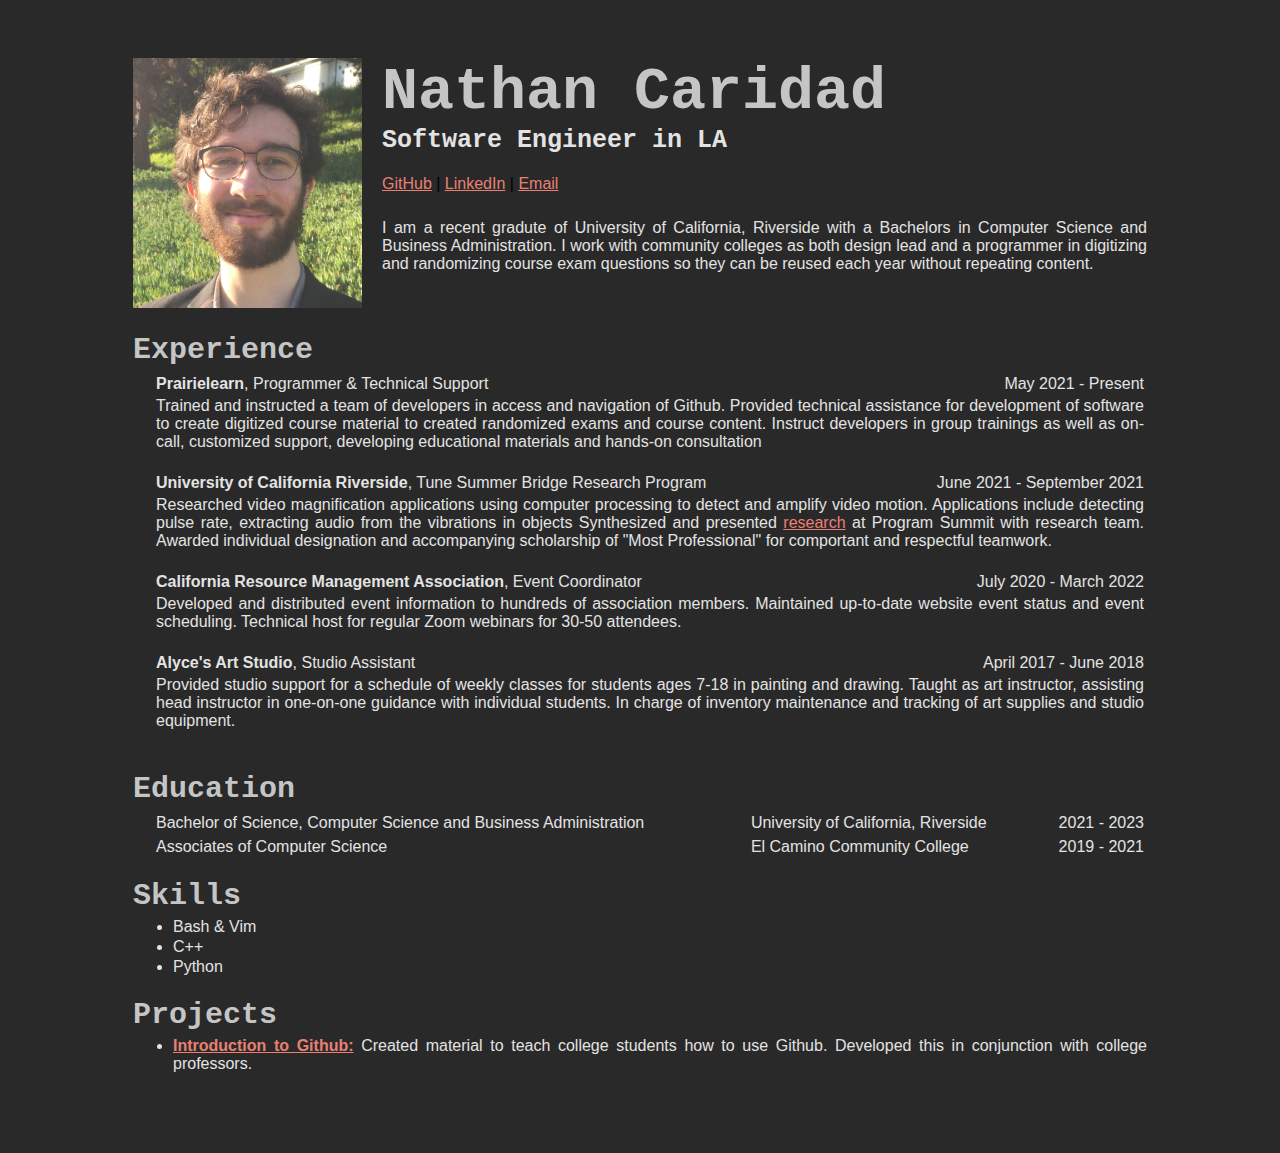
<file: index.html>
<!DOCTYPE html>
<html lang="en">
  <head>
    <title>Nathan Caridad</title>
    <meta name="Content-Type" content="text/html" charset="uft-8" />
    <meta name="viewport" content="width=device-width">
    <!-- Style Sheets -->
    <link rel="stylesheet" href="styles/colors.css">
    <link rel="stylesheet" href="styles/layout.css">
    <!-- OpenGraph Meta -->
    <meta property="og:url" content="https://naridad.github.io/" />
    <meta property="og:image" content="https://naridad.github.io/images/profile-small-2022-07-04.jpg" />
    <meta property="og:description" content="" />
    <meta property="og:title" content="Nathan Caridad" />
    <meta property="og:type" content="profile" />
    <meta property="og:image:type" content="image/jpeg" />
    <meta property="og:image:height" content="250" />
    <meta property="og:image:width" conent="229" />
    <meta property="og:profile:first_name" content="Nathan" />
    <meta property="og:profile:last_name" content="Caridad" />
    <meta property="og:profile:username" content="naridad" />
    <meta property="og:profile:gender" content="male" />
    <meta property="og:locale" content="en_US" />
    <!-- LinkedIn Meta -->
    <meta name="author" content="Nathan Caridad" />
    <!-- Schema Meta Info -->
    <script type="application/ld+json">
      {
        "@context": "https://schema.org/",
        "@type": "ProfilePage",
        "mainEntity": {
          "@type": "Person",
          "name": "Nathan Caridad",
          "givenName": "Nathan",
          "familyName": "Caridad",
          "email": "naridad+githubio@pm.me",
          "image": "https://naridad.github.io/images/headshot.png",
          "url": "https://naridad.github.io/",
          "gender": "male",
          "alumniOf": [
            {
              "@type": "CollegeOrUniversity",
              "name": "University of California, Riverside"
            } 
          ],
          "sameAs": [
            "https://www.linkedin.com/in/naridad"
          ]
        }
      }
    </script>
  </head>
  <body>
    <div class="image-container">
      <img src="images/headshot.png" alt="Nathan Caridad Profile Picture" height="250" width="229" class="profile">
      <h1 class="off-white">Nathan Caridad</h1>
      <h2 class="light-gray">Software Engineer in LA</h2>
      <div class="extra-padding-bottom-small">
        <a href="https://github.com/naridad" target="_blank">GitHub</a> | <a href="https://www.linkedin.com/in/naridad" target="_blank">LinkedIn</a> | <a href="mailto:naridad+githubio@pm.me">Email</a>
      </div>
      <p class="about, light-gray">I am a recent gradute of University of California, Riverside with a Bachelors in Computer Science and Business Administration. I work with community colleges as both design lead and a programmer in digitizing and randomizing course exam questions so they can be reused each year without repeating content.
      </p>
    </div>
    <h3 id="experience" class="off-white">Experience</h3>
    <table>
      <tr>
        <td class="extra-padding-bottom-x-small, light-gray"><strong>Prairielearn</strong>, Programmer & Technical Support</td>
        <td class="text-align-right">May 2021 - Present</td>
      </tr>
      <tr class="row-space-bottom">
        <td colspan="2" class="extra-padding-left-small, light-gray">Trained and instructed a team of developers in access and navigation of Github.
            Provided technical assistance for development of software to create digitized course material to created randomized exams and course content.
            Instruct developers in group trainings as well as on-call, customized support, developing educational materials and hands-on consultation
        </td>
      </tr>
      <tr>
        <td class="extra-padding-bottom-x-small, light-gray"><strong>University of California Riverside</strong>, Tune Summer Bridge Research Program</td>
        <td class="text-align-right">June 2021 - September 2021</td>
      </tr>
      <tr class="row-space-bottom">
        <td colspan="2" class="extra-padding-left-small, light-gray"">
            Researched video magnification applications using computer processing to detect and amplify video motion.
            Applications include detecting pulse rate, extracting audio from the vibrations in objects
            Synthesized and presented <a href="https://docs.google.com/presentation/d/1zMM6MUoKVeNtSFsrlpPod389y8gFocJKESx1EjIBtL4/edit?usp=sharing" target="_blank">research</a> at Program Summit with research team.
            Awarded individual designation and accompanying scholarship of "Most Professional" for comportant and respectful teamwork.
        </td>
      </tr>
      <tr>
        <td class="extra-padding-bottom-x-small, light-gray"><strong>California Resource Management Association</strong>, Event Coordinator</td>
        <td class="text-align-right">July 2020 - March 2022</td>
      </tr>
      <tr class="row-space-bottom">
        <td colspan="2" class="extra-padding-left-small, light-gray"">
            Developed and distributed event information to hundreds of association members. 
            Maintained up-to-date website event status and event scheduling.
            Technical host for regular Zoom webinars for 30-50 attendees.
        </td>
      </tr>
      <tr>
        <td class="extra-padding-bottom-x-small, light-gray"><strong>Alyce's Art Studio</strong>, Studio Assistant</td>
        <td class="text-align-right">April 2017 - June 2018</td>
      </tr>
      <tr class="row-space-bottom">
        <td colspan="2" class="extra-padding-left-small, light-gray"">
            Provided studio support for a schedule of weekly classes for students ages 7-18 in painting and drawing.
            Taught as art instructor, assisting head instructor in one-on-one guidance with individual students.
            In charge of inventory maintenance and tracking of art supplies and studio equipment.
        </td>
      </tr>
    </table>
    <h3 id="education" class="off-white">Education</h3>
    <table>
      <tr>
        <td>Bachelor of Science, Computer Science and Business Administration</td>
        <td>University of California, Riverside</td>
        <td class="text-align-right">2021 - 2023</td>
      <tr>
      <tr>
        <td>Associates of Computer Science</td>
        <td>El Camino Community College</td>
        <td class="text-align-right">2019 - 2021</td>
      </tr>
    </table>
    <h3 id="skills" class="off-white">Skills</h3>
    <ul>
      <li>Bash & Vim</li>
      <li>C++</li>
      <li>Python</li>
    </ul>
    <h3 id="projects" class="off-white">Projects</h3>
    <ul>
      <li class="extra-padding-bottom-small, light-gray"><strong><a href="https://github.com/naridad/introduction-to-github" target="_blank">Introduction to Github:</a></strong>
        Created material to teach college students how to use Github. Developed this in conjunction with college professors.
      </li>
    </ul>
  </body>
</html>
</file>
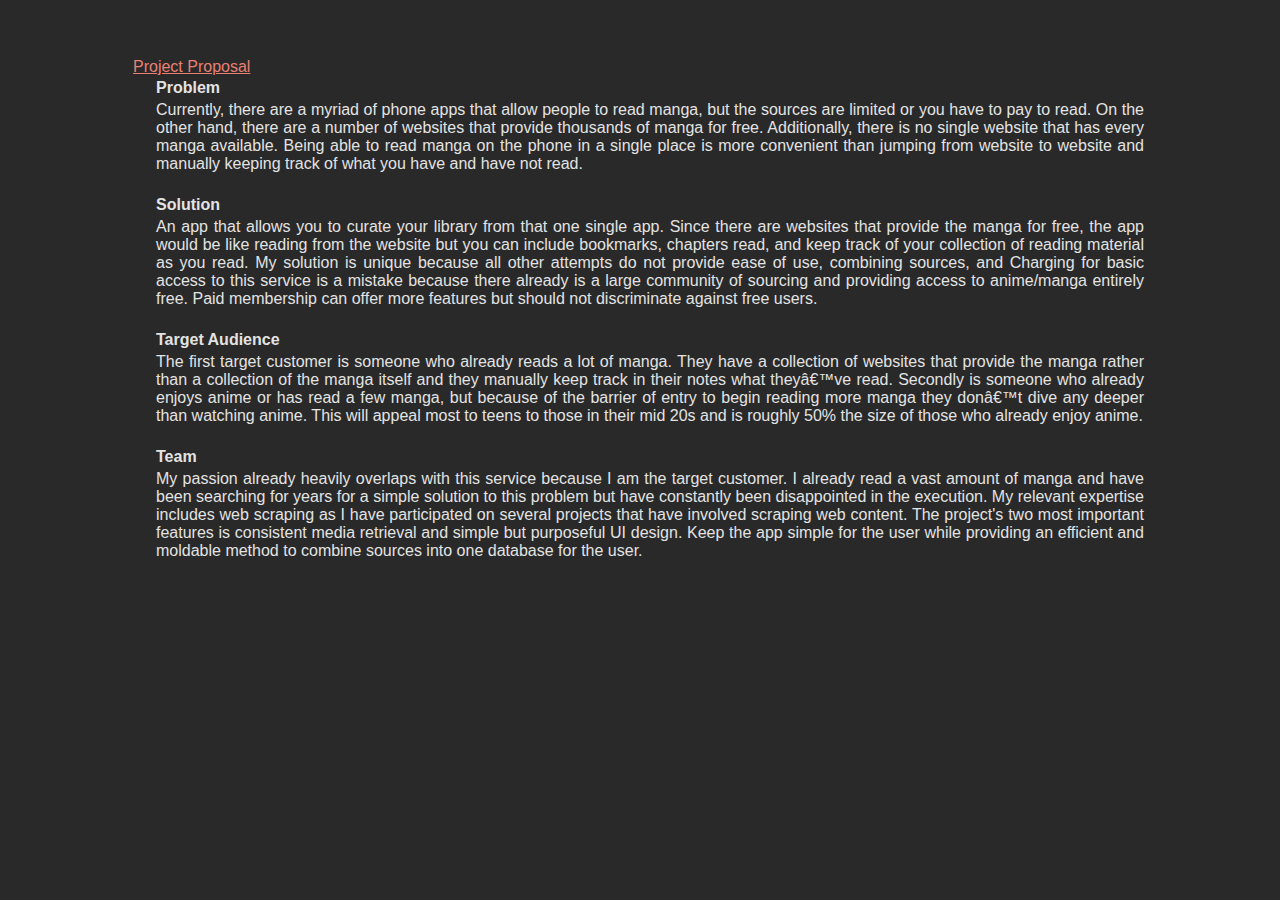
<file: project.html>
<!DOCTYPE html>
<html lang="en">
  <head>
    <title>Nathan</title>
    <meta name="Content-Type" content="text/html" charset="uft-8" />
    <meta name="viewport" content="width=device-width">
    <!-- Style Sheets -->
    <link rel="stylesheet" href="styles/colors.css">
    <link rel="stylesheet" href="styles/layout.css">
  </head>
  <body>
    <a href="https://naridad.github.io" target="_blank">Project Proposal</a>
    <table>
        <tr>
          <td class="extra-padding-bottom-x-small, light-gray"><strong>Problem</strong></td>
        </tr>
        <tr class="row-space-bottom">
          <td colspan="2" class="extra-padding-left-small, light-gray">
            Currently, there are a myriad of phone apps that allow people to read manga, but the sources are limited or you have to pay to read.
            On the other hand, there are a number of websites that provide thousands of manga for free.
            Additionally, there is no single website that has every manga available.
            Being able to read manga on the phone in a single place is more convenient than jumping from website to website and manually keeping track of what you have and have not read.
          </td>
        </tr>
        <tr>
          <td class="extra-padding-bottom-x-small, light-gray"><strong>Solution</strong></td>
        </tr>
        <tr class="row-space-bottom">
          <td colspan="2" class="extra-padding-left-small, light-gray"">
            An app that allows you to curate your library from that one single app.
            Since there are websites that provide the manga for free, the app would be like reading from the website but you can include bookmarks, chapters read, and keep track of your collection of reading material as you read.
            My solution is unique because all other attempts do not provide ease of use, combining sources, and 
            Charging for basic access to this service is a mistake because there already is a large community of sourcing and providing access to anime/manga entirely free.
            Paid membership can offer more features but should not discriminate against free users. 
          </td>
        </tr>
        <tr>
          <td class="extra-padding-bottom-x-small, light-gray"><strong>Target Audience</strong></td>
        </tr>
        <tr class="row-space-bottom">
          <td colspan="2" class="extra-padding-left-small, light-gray"">
            The first target customer is someone who already reads a lot of manga.
            They have a collection of websites that provide the manga rather than a collection of the manga itself and they manually keep track in their notes what they’ve read. 
            Secondly is someone who already enjoys anime or has read a few manga, but because of the barrier of entry to begin reading more manga they don’t dive any deeper than watching anime.
            This will appeal most to teens to those in their mid 20s and is roughly 50% the size of those who already enjoy anime.

          </td>
        </tr>
        <tr>
          <td class="extra-padding-bottom-x-small, light-gray"><strong>Team</strong></td>
        </tr>
        <tr class="row-space-bottom">
          <td colspan="2" class="extra-padding-left-small, light-gray"">
            My passion already heavily overlaps with this service because I am the target customer.
            I already read a vast amount of manga and have been searching for years for a simple solution to this problem but have constantly been disappointed in the execution.
            My relevant expertise includes web scraping as I have participated on several projects that have involved scraping web content.
            The project's two most important features is consistent media retrieval and simple but purposeful UI design.
            Keep the app simple for the user while providing an efficient and moldable method to combine sources into one database for the user.
          </td>
        </tr>
    </table>
  </body>
</html>
</file>
<file: styles/colors.css>
/* Ref: https://visme.co/blog/website-color-schemes/ */
  .light-gray {
    color: #e3e3e3;
  }
  .off-white {
    color: #c4c5c5;
  }
</file>
<file: styles/layout.css>
/* Margin is set by each element and its size, do people just globally 0 these out? */
body {
    padding: 50px 125px 50px 125px;
    font-family: 'Arial';
    text-align: justify;
    background-color: #292929
  }
  /* Is there no way to reference other classes without scss? */
  strong {
    color: #e3e3e3;
  }
  li {
    color: #e3e3e3
  }
  td {
    color: #e3e3e3
  }
  p.about {
    margin: 0 0 0 0;
  }
  h1 {
    font-family: 'Courier';
    font-size: 60px;
    margin: 0 0 0 0;
  }
  h2 {
    font-family: 'Courier';
    font-size: 25px;
    padding-bottom: 20px;
    margin: 0 0 0 0;
  }
  h3 {
    font-family: 'Courier';
    font-size: 30px;
    margin: 0 0 0 0;
    padding-bottom: 5px;
  }
  h4, h5, h6 {
    font-family: 'Courier';
    margin: 0 0 0 0;
  }
  /* tr elements with row-space-bottom class and apply it to the td elements enclosed */
  tr.row-space-bottom>td {
    padding-bottom: 20px;
  }
  img.profile {
    padding-right: 20px;
    float: left; /* Is this the right way to do this? */
    height: 250px
  }
  /* How to I get the containing div to take up the necessary space */
  div.image-container {
    min-height: 275px
  }
  table {
    margin: 0 0 0 0;
    padding-bottom: 20px;
    padding-left: 20px;
    width: 100%
  }
  ul {
    margin: 0 0 0 0;
    padding-bottom: 20px;
  }
  li {
    padding-bottom: 2px;
  }
  .text-align-right {
    text-align: right;
  }
  .extra-padding-bottom-x-small {
    padding-bottom: 5px;
  }
  .extra-padding-bottom-small {
    padding-bottom: 10px;
  }
  .extra-padding-left-small {
    padding-left: 10px;
  }
  a:link {
    color: #E98074;
  }
  a:visited {
    color: #E85A4F;
  }
</file>
